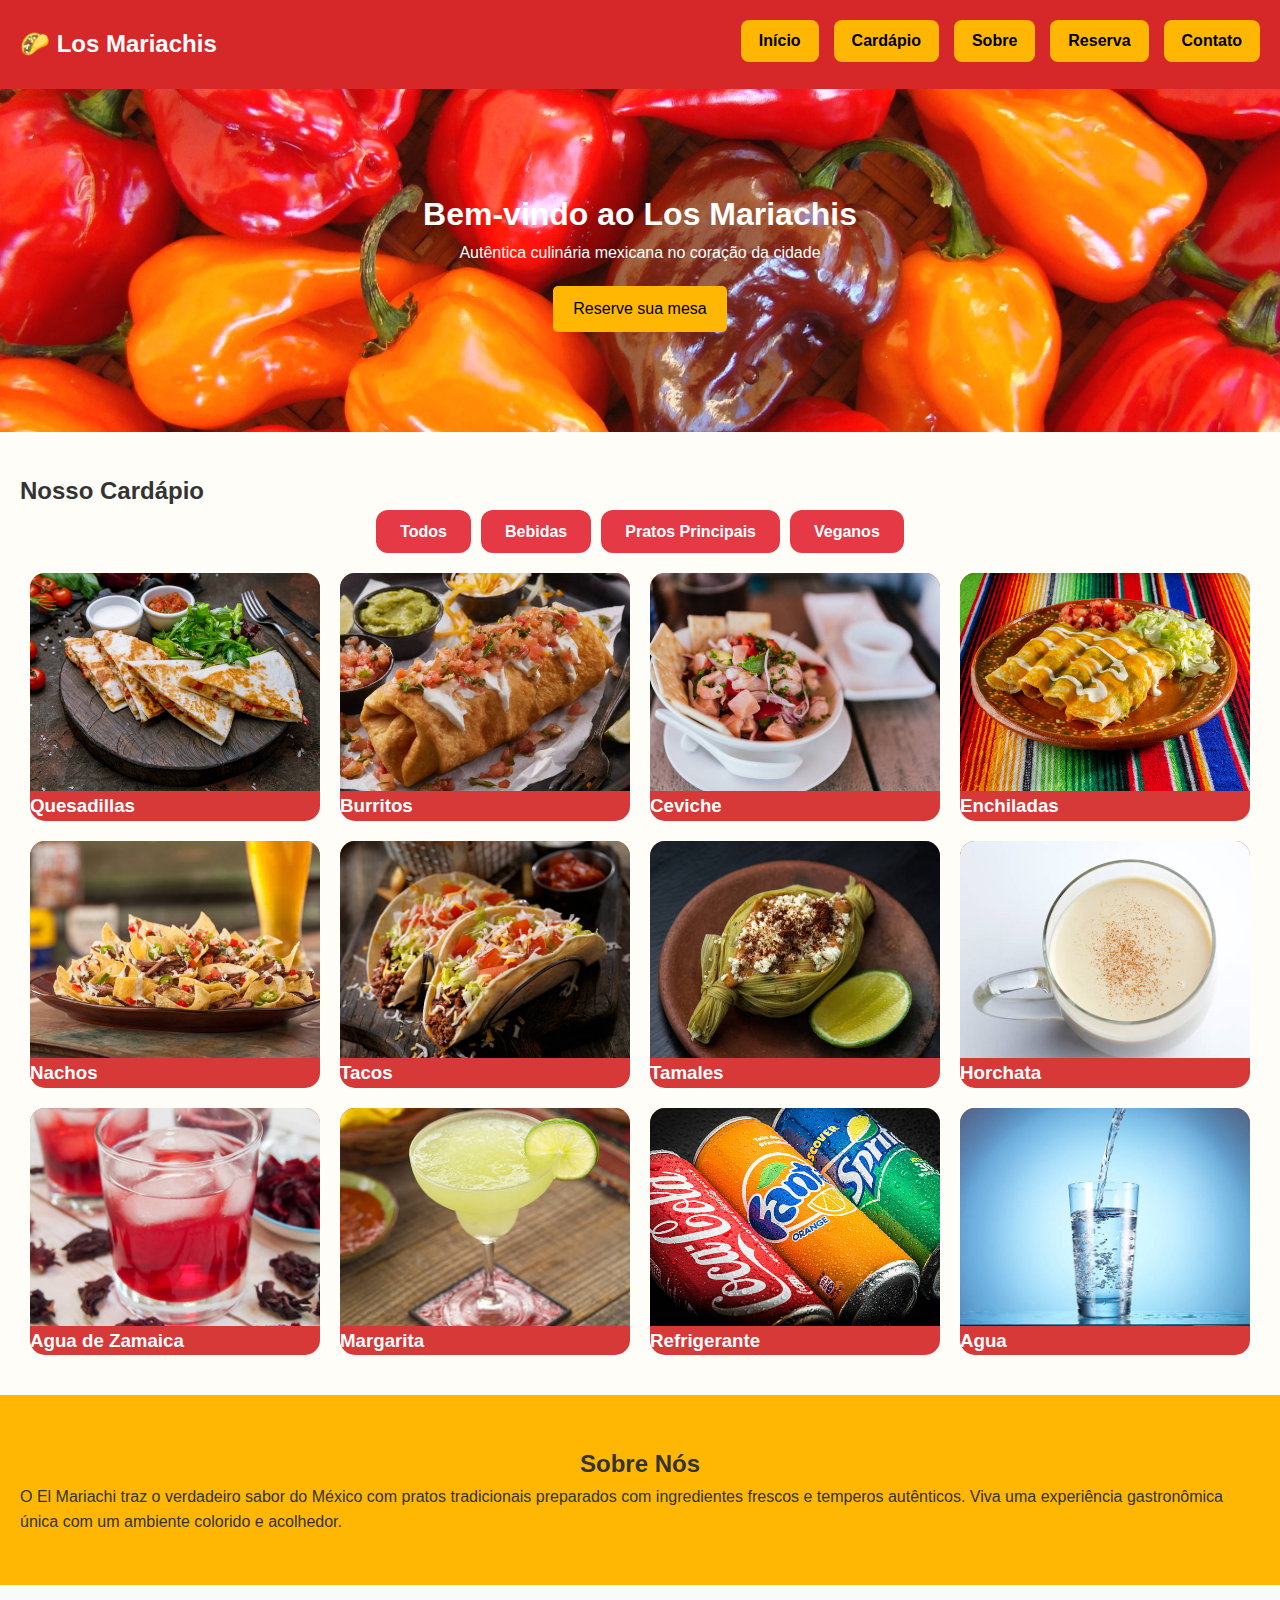
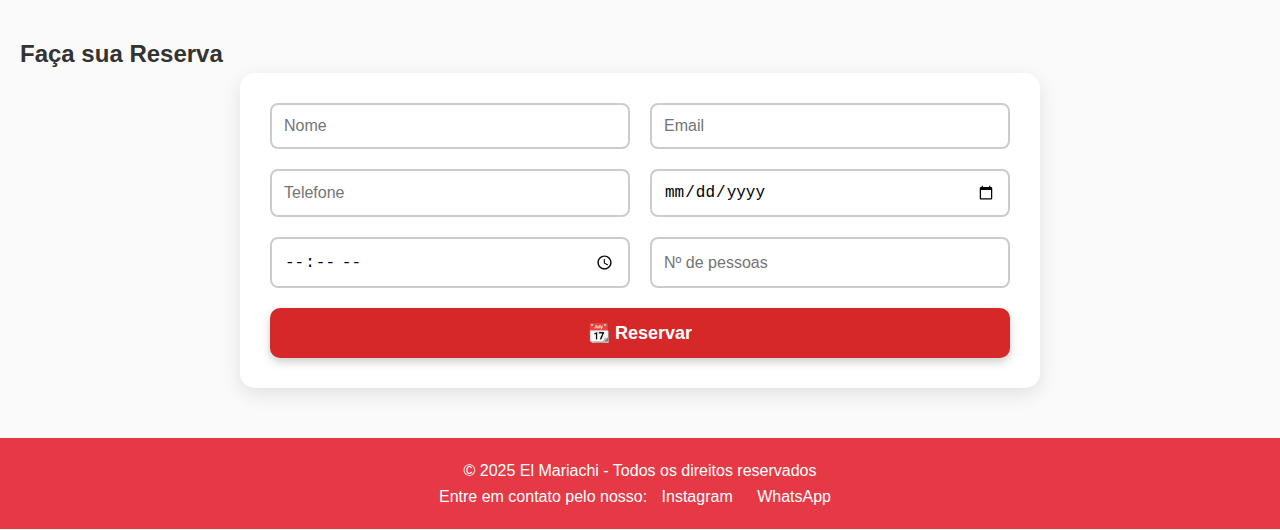
<file: index.html>
<!DOCTYPE html>
<html lang="pt-br">
<head>
  <meta charset="UTF-8">
  <meta name="viewport" content="width=device-width, initial-scale=1.0">
  <title>Los Mariachis - Restaurante Mexicano</title>
  <link rel="stylesheet" href="style.css">
</head>
<body>

  <header>
  <div class="logo">🌮 Los Mariachis</div>
  <button id="menu-toggle" aria-label="Abrir menu">☰</button>
  <nav>
    <ul>
      <li><a href="#inicio">Início</a></li>
      <li><a href="#menu">Cardápio</a></li>
      <li><a href="#sobre">Sobre</a></li>
      <li><a href="#reserva">Reserva</a></li>
      <li><a href="https://www.instagram.com/..." target="_blank">Contato</a></li>
    </ul>
  </nav>
</header>

  <section id="inicio" class="hero">
    <h1>Bem-vindo ao Los Mariachis</h1>
    <p>Autêntica culinária mexicana no coração da cidade</p>
    <a href="#reserva" class="btn">Reserve sua mesa</a>
  </section>

  <section id="menu" class="menu-section">
    <h2>Nosso Cardápio</h2>
    <div class="menu-filtros">
      <button onclick="filtrarMenu('todos')">Todos</button>
      <button onclick="filtrarMenu('Bebidas')">Bebidas</button>
      <button onclick="filtrarMenu('principal')">Pratos Principais</button>
      <button onclick="filtrarMenu('Veganos')">Veganos</button>
    </div>
    <div id="menu-itens" class="menu-grid"></div>
  </section>

  <section id="sobre" class="sobre">
    <h2>Sobre Nós</h2>
    <p>O El Mariachi traz o verdadeiro sabor do México com pratos tradicionais preparados com ingredientes frescos e temperos autênticos. Viva uma experiência gastronômica única com um ambiente colorido e acolhedor.</p>
  </section>

  <section id="reserva" class="reserva">
  <h2>Faça sua Reserva</h2>
    <div id="mensagem-reserva" class="mensagem-sucesso" style="display: none;">
      🎉 Sua reserva foi enviada com sucesso!
    </div>
  <form id="reserva-form">
    <input type="text" placeholder="Nome" required>
    <input type="email" placeholder="Email" required>
    <input type="tel" placeholder="Telefone" required>
    <input type="date" required>
    <input type="time" required>
    <input type="number" placeholder="Nº de pessoas" required>
    <button type="submit">📆 Reservar</button>
  </form>
  </section>

  <footer>
    <p>&copy; 2025 El Mariachi - Todos os direitos reservados</p>
    <div class="redes">
      Entre em contato pelo nosso: 
      <a href="https://www.instagram.com/losma_riachis?igsh=MThpZGkyZGJuanpwaA%3D%3D&utm_source=qr" target="_blank">Instagram</a>
      <a href="#">WhatsApp</a>
    </div>
  </footer>

  <script src="script.js"></script>
</body>
</html>
</file>
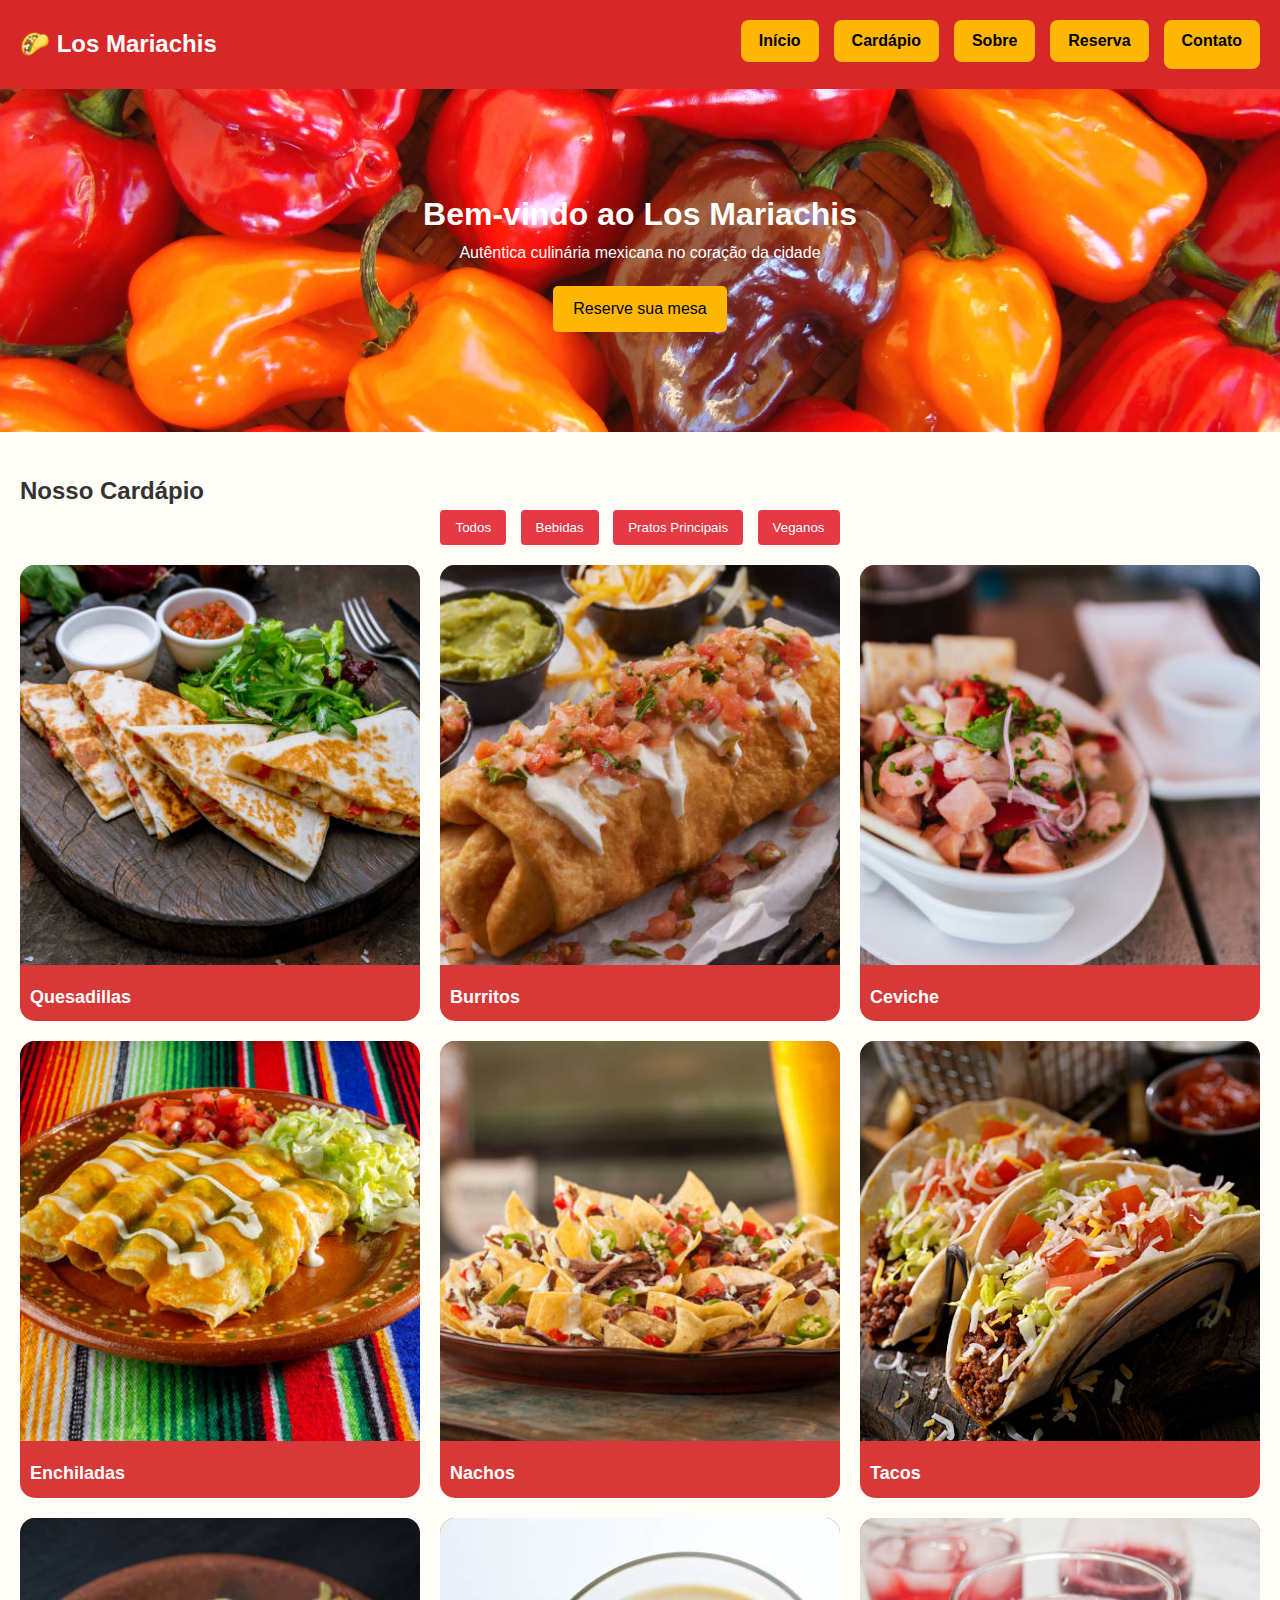
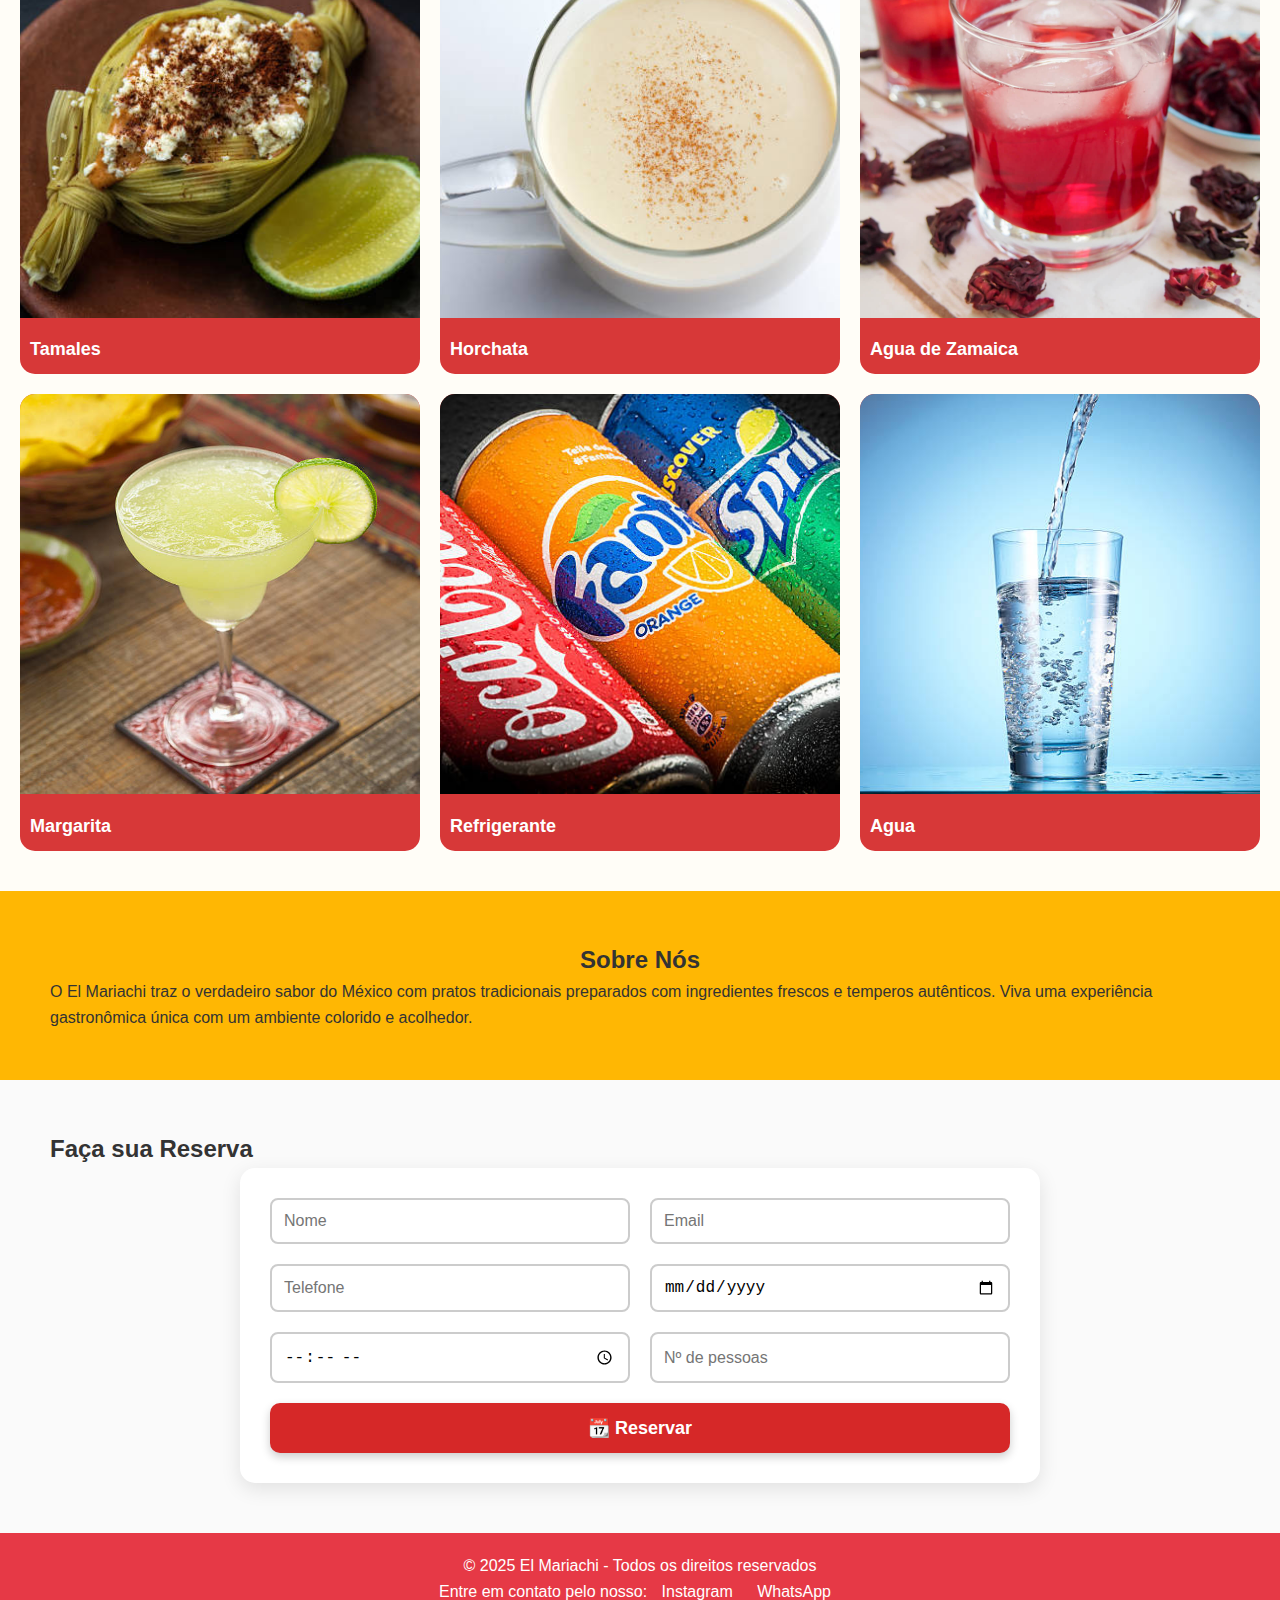
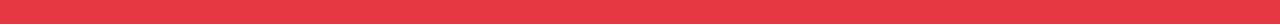
<file: Nova pasta/index.html>
<!DOCTYPE html>
<html lang="pt-br">
<head>
  <meta charset="UTF-8">
  <meta name="viewport" content="width=device-width, initial-scale=1.0">
  <title>Los Mariachis - Restaurante Mexicano</title>
  <link rel="stylesheet" href="style.css">
</head>
<body>

  <header>
    <div class="logo">🌮 Los Mariachis</div>
    <nav>
      <ul>
        <li><a href="#inicio">Início</a></li>
        <li><a href="#menu">Cardápio</a></li>
        <li><a href="#sobre">Sobre</a></li>
        <li><a href="#reserva">Reserva</a></li>
        <a href="https://www.instagram.com/losma_riachis?igsh=MThpZGkyZGJuanpwaA%3D%3D&utm_source=qr" target="_blank">Contato</a>
      </ul>
    </nav>
  </header>

  <section id="inicio" class="hero">
    <h1>Bem-vindo ao Los Mariachis</h1>
    <p>Autêntica culinária mexicana no coração da cidade</p>
    <a href="#reserva" class="btn">Reserve sua mesa</a>
  </section>

  <section id="menu" class="menu-section">
    <h2>Nosso Cardápio</h2>
    <div class="menu-filtros">
      <button onclick="filtrarMenu('todos')">Todos</button>
      <button onclick="filtrarMenu('Bebidas')">Bebidas</button>
      <button onclick="filtrarMenu('principal')">Pratos Principais</button>
      <button onclick="filtrarMenu('Veganos')">Veganos</button>
    </div>
    <div id="menu-itens" class="menu-grid"></div>
  </section>

  <section id="sobre" class="sobre">
    <h2>Sobre Nós</h2>
    <p>O El Mariachi traz o verdadeiro sabor do México com pratos tradicionais preparados com ingredientes frescos e temperos autênticos. Viva uma experiência gastronômica única com um ambiente colorido e acolhedor.</p>
  </section>

  <section id="reserva" class="reserva">
  <h2>Faça sua Reserva</h2>
    <div id="mensagem-reserva" class="mensagem-sucesso" style="display: none;">
      🎉 Sua reserva foi enviada com sucesso!
    </div>
  <form id="reserva-form">
    <input type="text" placeholder="Nome" required>
    <input type="email" placeholder="Email" required>
    <input type="tel" placeholder="Telefone" required>
    <input type="date" required>
    <input type="time" required>
    <input type="number" placeholder="Nº de pessoas" required>
    <button type="submit">📆 Reservar</button>
  </form>
  </section>

  <footer>
    <p>&copy; 2025 El Mariachi - Todos os direitos reservados</p>
    <div class="redes">
      Entre em contato pelo nosso: 
      <a href="https://www.instagram.com/losma_riachis?igsh=MThpZGkyZGJuanpwaA%3D%3D&utm_source=qr" target="_blank">Instagram</a>
      <a href="#">WhatsApp</a>
    </div>
  </footer>

  <script src="script.js"></script>
</body>
</html>
</file>
<file: Nova pasta/style.css>
html {
  scroll-behavior: smooth;
  }

* {
    margin: 0;
    padding: 0;
    box-sizing: border-box;
  }
  
  body {
    font-family: 'Segoe UI', sans-serif;
    background-color: #fffdf7;
    color: #333;
    line-height: 1.6;
  }
  
  header {
    background-color: #d62828;
    color: white;
    padding: 20px;
    display: flex;
    justify-content: space-between;
    align-items: center;
  }
  
  header .logo {
    font-size: 24px;
    font-weight: bold;
  }

  nav ul {
    list-style: none;
    display: inline-flex;
    gap: 15px;
  }
  
  nav a {
    position: relative;
    display: inline-block;
    color: #000;
    text-decoration: none;
    font-weight: bold;
    background-color: #ffb703;
    padding: 8px 18px;
    border-radius: 8px;
    overflow: hidden;
    font-family: 'Segoe UI', Tahoma, Geneva, Verdana, sans-serif;
    z-index: 0;
  }
  
  nav a::before {
    content: "";
    position: absolute;
    top: 50%;
    left: 50%;
    width: 0;
    height: 0;
    background-color: #620000;
    border-radius: 50%;
    transform: translate(-50%, -50%);
    transition: width 0.4s ease, height 0.4s ease;
    z-index: -1;
  }
  
  nav a:hover::before {
    width: 250%;
    height: 250%;
  }
  
  nav a:hover {
    color: #ffb703;
    transition: color 0.3s ease;
  }  
  
  .hero {
    background: url('Comidas/Arlete-Colecao-de-Habanero.jpg') no-repeat center center/cover;
    color: white;
    text-align: center;
    padding: 100px 20px;
  }
  
  .hero .btn {
    color: #000;
    background-color: #ffb703;
    padding: 10px 20px;
    text-decoration: none;
    border-radius: 5px;
    margin-top: 20px;
    display: inline-block;
    transition: 0.15s;
  }

  .hero .btn:hover {
    color: #ffb703;
    background-color: #620000;
  }

  .menu-section {
    padding: 40px 20px;
  }
  
  .menu-filtros {
    text-align: center;
    margin-bottom: 20px;
  }
  
  .menu-filtros button {
    margin: 0 5px;
    padding: 10px 15px;
    background: #e63946;
    color: rgb(255, 255, 255);
    border: none;
    cursor: pointer;
    border-radius: 4px;
  }
  
  .menu-filtros button:hover {
    background: #ca1c2b;
  }

  .menu-grid {
    display: grid;
    grid-template-columns: repeat(auto-fit, minmax(400px, 1fr));
    gap: 20px;
  }

  .menu-item {
    transition: transform 0.2s;
    border-radius: 15px;
    overflow: hidden;
    background: #d73838;
    color: #ffffff;
    transform: scale(1.0);
  }

  .menu-item:hover {
    border-radius: 15px;
    background: #c02525;
    transform: scale(1.05);
  }

  .menu-item img {
    width: 100%;
    height: 400px;
    object-fit: cover;
  }

  .menu-item h3 {
    padding: 10px;
    font-size: 18px;
  }
  
  .sobre, .reserva {
    padding: 50px;
    background-color: #fafafa;
  }

  .sobre {
    background-color: #ffb703;
  }

  .sobre h2 {
    text-align: center;
  }
  .reserva form {
  display: grid;
  grid-template-columns: 1fr 1fr;
  gap: 20px;
  background-color: #fff;
  padding: 30px;
  border-radius: 15px;
  box-shadow: 0 6px 20px rgba(0, 0, 0, 0.1);
  max-width: 800px;
  margin: auto;
  }

  .reserva input {
  padding: 12px;
  font-size: 16px;
  border: 2px solid #ccc;
  border-radius: 8px;
  transition: 0.3s ease;
  }

  .reserva input:focus {
  border-color: #d62828;
  outline: none;
  box-shadow: 0 0 5px rgba(214, 40, 40, 0.3);
  }

  .reserva button {
  grid-column: span 2;
  padding: 14px;
  font-size: 18px;
  background-color: #d62828;
  color: white;
  font-weight: bold;
  border: none;
  border-radius: 10px;
  cursor: pointer;
  transition: all 0.3s ease;
  box-shadow: 0 4px 10px rgba(0, 0, 0, 0.2);
  }

  .reserva button:hover {
  background-color: #a61c1c;
  transform: scale(1.05);
  box-shadow: 0 6px 14px rgba(0, 0, 0, 0.3);
  }

  @media (max-width: 768px) {
  .reserva form {
    grid-template-columns: 1fr;
  }

  .reserva button {
    grid-column: span 1;
  }
  }

  footer {
    background-color: #e63946;
    color: white;
    padding: 20px;
    text-align: center;
  }
  
  .redes a {
    margin: 0 10px;
    color: white;
    text-decoration: none;
  }

  .mensagem-sucesso {
  background-color: #38b000;
  color: white;
  padding: 15px 25px;
  border-radius: 10px;
  font-weight: bold;
  text-align: center;
  margin: 20px auto;
  max-width: 400px;
  box-shadow: 0 4px 10px rgba(0, 0, 0, 0.3);
  animation: fadeInOut 4s ease-in-out;
}

/* Animação: aparece e depois some */
@keyframes fadeInOut {
  0% {
    opacity: 0;
    transform: translateY(-10px);
  }
  10% {
    opacity: 1;
    transform: translateY(0);
  }
  90% {
    opacity: 1;
    transform: translateY(0);
  }
  100% {
    opacity: 0;
    transform: translateY(-10px);
  }
}
</file>
<file: style.css>
/* ========== Reset ========== */
html {
  scroll-behavior: smooth;
}

* {
  margin: 0;
  padding: 0;
  box-sizing: border-box;
}

body {
  font-family: 'Segoe UI', sans-serif;
  background-color: #fffdf7;
  color: #333;
  line-height: 1.6;
  overflow-x: hidden;
}

/* ========== Header ========== */
header {
  background-color: #d62828;
  color: white;
  padding: 20px;
  display: flex;
  justify-content: space-between;
  align-items: center;
  position: relative;
}

header .logo {
  font-size: 24px;
  font-weight: bold;
}

nav ul {
  list-style: none;
  display: inline-flex;
  gap: 15px;
}

nav a {
  position: relative;
  display: inline-block;
  color: #000;
  text-decoration: none;
  font-weight: bold;
  background-color: #ffb703;
  padding: 8px 18px;
  border-radius: 8px;
  overflow: hidden;
  z-index: 0;
}

nav a::before {
  content: "";
  position: absolute;
  inset: 0;
  background-color: #620000;
  transform: scaleX(0);
  transform-origin: left;
  transition: transform 0.3s ease;
  z-index: -1;
  border-radius: 8px;
}

nav a:hover::before {
  transform: scaleX(1);
}

nav a:hover {
  color: #ffb703;
}

#menu-toggle {
  display: none;
  font-size: 28px;
  background: none;
  border: none;
  color: white;
  cursor: pointer;
  z-index: 1001;
}

/* ========== Hero Section ========== */
.hero {
  background: url('Comidas/Arlete-Colecao-de-Habanero.jpg') no-repeat center center/cover;
  color: white;
  text-align: center;
  padding: 100px 20px;
}

.hero .btn {
  background-color: #ffb703;
  color: #000;
  padding: 10px 20px;
  border-radius: 5px;
  display: inline-block;
  margin-top: 20px;
  text-decoration: none;
  transition: 0.2s;
}

.hero .btn:hover {
  background-color: #620000;
  color: #ffb703;
}

/* ========== Menu Section ========== */
.menu-section {
  padding: 40px 20px;
}

.menu-filtros {
  display: flex;
  flex-wrap: wrap;
  gap: 10px;
  justify-content: center;
  margin-bottom: 20px;
}

.menu-filtros button {
  padding: 12px 24px;
  background: #e63946;
  color: white;
  border: none;
  cursor: pointer;
  border-radius: 12px;
  font-weight: 600;
  font-size: 16px;
  line-height: 1.2;
  transition: background 0.3s, transform 0.2s;
  white-space: nowrap; /* Impede quebra dentro do botão */
}

.menu-filtros button:hover {
  background: #ca1c2b;
  transform: translateY(-2px);
}

.menu-grid {
  display: grid;
  grid-template-columns: repeat(auto-fit, minmax(250px, 1fr));
  gap: 20px;
  padding: 0 10px;
}

.menu-item {
  display: flex;
  flex-direction: column;
  border-radius: 15px;
  overflow: hidden;
  background: #d73838;
  color: white;
  transition: transform 0.2s ease-in-out;
}

.menu-item:hover {
  background: #c02525;
  transform: scale(1.05);
}

.menu-item img {
  width: 100%;
  height: auto;
  aspect-ratio: 4/3;
  object-fit: cover;
  display: block;
}

.menu-info {
  display: flex;
  justify-content: space-between;
  align-items: center;
  padding: 10px 12px;
}

.menu-info h3 {
  font-size: 18px;
  margin: 0;
}

.menu-info .preco {
  font-size: 14px;
  color: #fdd835;
  font-weight: bold;
}

/* ========== Sobre Section ========== */
.sobre {
  background-color: #ffb703;
  padding: 50px 20px;
}

.sobre h2 {
  text-align: center;
}

/* ========== Reserva Section ========== */
.reserva {
  padding: 50px 20px;
  background-color: #fafafa;
}

.reserva form {
  display: grid;
  grid-template-columns: 1fr 1fr;
  gap: 20px;
  background-color: white;
  padding: 30px;
  border-radius: 15px;
  box-shadow: 0 6px 20px rgba(0, 0, 0, 0.1);
  max-width: 800px;
  margin: auto;
}

.reserva input {
  padding: 12px;
  font-size: 16px;
  border: 2px solid #ccc;
  border-radius: 8px;
  transition: border-color 0.3s;
}

.reserva input:focus {
  border-color: #d62828;
  outline: none;
  box-shadow: 0 0 5px rgba(214, 40, 40, 0.3);
}

.reserva button {
  grid-column: span 2;
  padding: 14px;
  font-size: 18px;
  background-color: #d62828;
  color: white;
  font-weight: bold;
  border: none;
  border-radius: 10px;
  cursor: pointer;
  transition: all 0.3s ease;
  box-shadow: 0 4px 10px rgba(0, 0, 0, 0.2);
}

.reserva button:hover {
  background-color: #a61c1c;
  transform: scale(1.05);
}

/* ========== Footer ========== */
footer {
  background-color: #e63946;
  color: white;
  padding: 20px;
  text-align: center;
}

.redes a {
  margin: 0 10px;
  color: white;
  text-decoration: none;
}

/* ========== Mensagem de Sucesso ========== */
.mensagem-sucesso {
  background-color: #38b000;
  color: white;
  padding: 15px 25px;
  border-radius: 10px;
  font-weight: bold;
  text-align: center;
  margin: 20px auto;
  max-width: 400px;
  box-shadow: 0 4px 10px rgba(0, 0, 0, 0.3);
  animation: fadeInOut 4s ease-in-out;
}

@keyframes fadeInOut {
  0% { opacity: 0; transform: translateY(-10px); }
  10%, 90% { opacity: 1; transform: translateY(0); }
  100% { opacity: 0; transform: translateY(-10px); }
}

/* ========== Responsivo ========== */
@media (max-width: 768px) {
   header {
    flex-direction: row;
    justify-content: space-between;
    align-items: center;
   }

  .logo {
    order: 1;
  }

   nav {
    order: 3;
  }

  nav ul {
    display: none;
    flex-direction: column;
    position: absolute;
    top: 70px;
    right: 10px;
    width: 160px; /* 🔻 Menor */
    padding: 14px;
    gap: 10px;
    border-radius: 16px;
    z-index: 1000;
    backdrop-filter: blur(10px);
    background: rgba(214, 40, 40, 0.65); /* 🔥 Vermelho com transparência */
    box-shadow: 0 8px 24px rgba(0, 0, 0, 0.25);
  }

  nav ul.show {
    display: flex;
  }

  nav ul li {
    width: 100%;
  }

  nav ul li a {
    display: block;
    width: 100%;
    padding: 10px 0;
    background-color: rgba(255, 183, 3, 0.9); /* 🟨 Amarelo semi-transparente */
    color: #000;
    border-radius: 12px;
    text-align: center;
    font-weight: 600;
    box-shadow: 0 4px 8px rgba(0,0,0,0.2);
    transition: background-color 0.3s, transform 0.2s, box-shadow 0.2s;
  }

  nav ul li a:hover {
    background-color: #ca1c2b;
    color: white;
    transform: translateY(-2px);
    box-shadow: 0 6px 12px rgba(0,0,0,0.3);
  }

  #menu-toggle {
    display: block;
    order: 2;
    font-size: 28px;
    background: none;
    border: none;
    color: white;
    cursor: pointer;
  }

  .reserva form {
    grid-template-columns: 1fr;
  }

  .reserva button {
    grid-column: span 1;
  }
}
</file>
